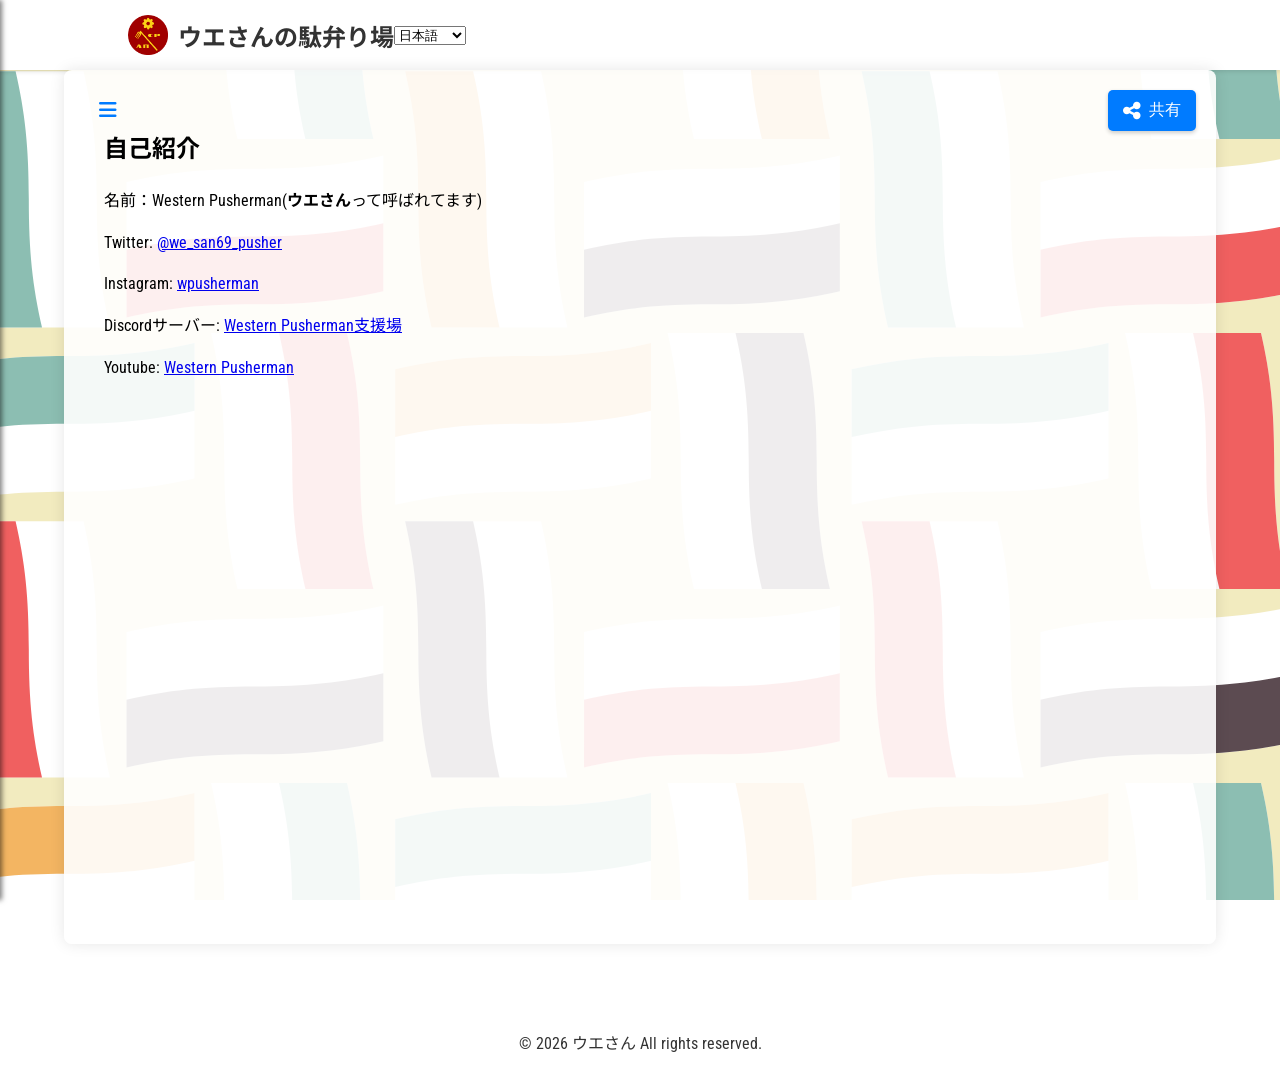
<file: index.html>
<!DOCTYPE html>
<html lang="ja">
    <head>
        <meta charset="UTF-8" />
        <title>ウエさんの駄弁り場</title>
        <meta name="viewport" content="width=device-width, initial-scale=1">
        <meta http-equiv="X-UA-Compatible" content="IE=edge">
        <meta name="description" content="ウエさん（Western Pusherman）の公式サイト。自己紹介、ブログ、お知らせ、各種SNSへのリンクを掲載しています。">
        <!-- OGP / Twitter Card -->
        <meta property="og:type" content="website">
        <meta property="og:title" content="ウエさんの駄弁り場">
        <meta property="og:description" content="ウエさん（Western Pusherman）の公式サイト。自己紹介、ブログ、お知らせ、各種SNSへのリンクを掲載しています。">
        <meta property="og:url" content="https://we-san.com/index.html">
        <meta property="og:image" content="https://we-san.com/icon8.png">
        <meta property="og:site_name" content="ウエさんの駄弁り場">
        <meta name="twitter:card" content="summary">
        <meta name="twitter:title" content="ウエさんの駄弁り場">
        <meta name="twitter:description" content="ウエさん（Western Pusherman）の公式サイト。">
        <meta name="twitter:image" content="https://we-san.com/icon8.png">
        <link rel="preconnect" href="https://fonts.googleapis.com">
        <link rel="preconnect" href="https://fonts.gstatic.com" crossorigin>
        <link href="https://fonts.googleapis.com/css2?family=Kaisei+Decol&family=Noto+Sans+JP:wght@100..900&family=Roboto+Condensed:ital,wght@0,100..900;1,100..900&display=swap" rel="stylesheet">
        <link rel="stylesheet" href="style.css">
        <link rel="stylesheet" href="https://cdnjs.cloudflare.com/ajax/libs/font-awesome/6.5.1/css/all.min.css" integrity="sha512-DTOQO9RWCH3ppGqcWaEA1BIZOC6xxalwEsw9c2QQeAIftl+Vegovlnee1c9QX4TctnWMn13TZye+giMm8e2LwA==" crossorigin="anonymous" referrerpolicy="no-referrer" />
        <link rel="icon" href="favicon.ico">
    </head>
    <body>
        <header class="main-header">
        <div class="header-content-wrapper">
              <div class="header-left-area">
              <a href="index.html" class="logo-link">
                <img src="icon8.png" alt="ロゴ" class="logo-image">
                <span class="website-name lang-text" data-lang="ja">ウエさんの駄弁り場</span>
                 <span class="website-name lang-text" data-lang="en" style="display: none;">We-san's Chat Place</span>
                  <span class="website-name lang-text" data-lang="ru" style="display: none;">We-san's Chat Place</span>
              </a>
              <div class="language-switcher">
                        <select id="languageSelector">
                            <option value="ja">日本語</option>
                            <option value="en">English</option>
                            <option value="ru">Русский</option>
                        </select>
            </div>
              </div>
            <button class="menu-button-mobile" id="menuButtonMobile">
                <i class="fas fa-bars"></i>
            </button>
            <button class="close-button-mobile" id="closeButtonMobileInHeader"><i class="fas fa-times"></i></button>
        </div>
        </header>
    <nav class="side-nav side-nav-desktop" id="sideNavDesktop">
        <div class="side-nav-header">
            <button class="close-button" id="closeButtonDesktop"><i class="fas fa-times"></i></button>
        </div>
        <ul class="nav-list" data-lang="ja">
            <li><a href="index.html">ホーム</a></li>
            <li><a href="news.html">お知らせ</a></li>
            <li><a href="blog.html">ブログ</a></li>
            <li><a href="contact.html">お問い合わせ</a></li>
        </ul>
        <ul class="nav-list" data-lang="en" style="display: none;">
                <li><a href="index.html">Home</a></li>
                <li><a href="news.html">News</a></li>
                <li><a href="blog.html">Blog</a></li>
                <li><a href="contact.html">Contact</a></li>
            </ul>
            <ul class="nav-list" data-lang="ru" style="display: none;">
                <li><a href="index.html">Главная</a></li>
                <li><a href="news.html">Новости</a></li>
                <li><a href="blog.html">Блог</a></li>
                <li><a href="contact.html">Контакты</a></li>
            </ul>
    </nav>
    <nav class="side-nav side-nav-mobile" id="sideNavMobile">
            <div class="side-nav-header"></div>
            <ul class="nav-list" data-lang="ja">
                <li><a href="index.html">ホーム</a></li>
                <li><a href="news.html">お知らせ</a></li>
                <li><a href="blog.html">ブログ</a></li>
                <li><a href="contact.html">お問い合わせ</a></li>
            </ul>
            <ul class="nav-list" data-lang="en" style="display: none;">
                <li><a href="index.html">Home</a></li>
                <li><a href="news.html">News</a></li>
                <li><a href="blog.html">Blog</a></li>
                <li><a href="contact.html">Contact</a></li>
            </ul>
            <ul class="nav-list" data-lang="ru" style="display: none;">
                <li><a href="index.html">Главная</a></li>
                <li><a href="news.html">Новости</a></li>
                <li><a href="blog.html">Блог</a></li>
                <li><a href="contact.html">Контакты</a></li>
            </ul>
        </nav>
    <main class="main-content">
    <button class="menu-button-desktop" id="menuButtonDesktop">
        <i class="fas fa-bars"></i>
    </button>
    <div class="share-button-container">
        <button class="share-button" id="shareButton">
            <i class="fas fa-share-alt"></i> <span class="share-button-text" data-lang="ja">共有</span>
            <span class="share-button-text" data-lang="en" style="display: none;">Share</span>
            <span class="share-button-text" data-lang="ru" style="display: none;">Поделиться</span>
        </button>
        <div class="share-options" id="shareOptions">
            <a href="#" class="share-option twitter" data-share-type="twitter">
                <i class="fab fa-twitter"></i> Twitter
            </a>
            <a href="#" class="share-option facebook" data-share-type="facebook">
                <i class="fab fa-facebook-f"></i> Facebook
            </a>
            <a href="#" class="share-option email" data-share-type="email">
                <i class="fas fa-envelope"></i> Email
            </a>
            <button class="share-option copy-link" id="copyLinkButton">
                <i class="fas fa-copy"></i>
                <span class="copy-link-text" data-lang="ja">リンクをコピー</span>
                <span class="copy-link-text" data-lang="en" style="display: none;">Copy Link</span>
                <span class="copy-link-text" data-lang="ru" style="display: none;">Скопировать ссылку</span>
            </button>
        </div>
    </div>
        <div class="lang-content" data-lang="ja">
    <section class="intro-section">
            <h2>自己紹介</h2>
        <p>名前：Western Pusherman(<strong>ウエさん</strong>って呼ばれてます)</p>

            <p>Twitter: <a href="https://twitter.com/we_san69_pusher" target="_blank" rel="noopener noreferrer">@we_san69_pusher</a></p>
            <p>Instagram: <a href="https://www.instagram.com/wpusherman/" target="_blank" rel="noopener noreferrer">wpusherman</a></p>
            <p>Discordサーバー: <a href="https://discord.gg/DAdSg24FTe" target="_blank" rel="noopener noreferrer">Western Pusherman支援場</a></p>
            <p>Youtube: <a href="https://www.youtube.com/@we-san" target="_blank" rel="noopener noreferrer">Western Pusherman</a></p>
            <p> </p>

            <div class="discord-widget-container">
                <iframe src="https://ptb.discord.com/widget?id=843821677988151306&theme=dark" allowtransparency="true" sandbox="allow-popups allow-popups-to-escape-sandbox allow-same-origin allow-scripts" width="350" height="500" frameborder="0" title="Discord"></iframe>
            </div>
        </section>
        </div>
        <div class="lang-content" data-lang="en" style="display: none;">
                <section class="intro-section">
                    <h2>Self-Introduction</h2>
                    <p>Name: Western Pusherman (called <strong>We-san</strong>)</p>
                    <p>Twitter: <a href="https://twitter.com/we_san69_pusher" target="_blank" rel="noopener noreferrer">@we_san69_pusher</a></p>
                    <p>Instagram: <a href="https://www.instagram.com/wpusherman/" target="_blank" rel="noopener noreferrer">wpusherman</a></p>
                    <p>Discord Server: <a href="https://discord.gg/DAdSg24FTe" target="_blank" rel="noopener noreferrer">Western Pusherman Support Hub</a></p>
                    <p>Youtube: <a href="https://www.youtube.com/@we-san" target="_blank" rel="noopener noreferrer">Western Pusherman</a></p>
                    <p> </p>
                    <div class="discord-widget-container">
                        <iframe src="https://ptb.discord.com/widget?id=843821677988151306&theme=dark" allowtransparency="true" sandbox="allow-popups allow-popups-to-escape-sandbox allow-same-origin allow-scripts" width="350" height="500" frameborder="0" title="Discord"></iframe>
                    </div>
                </section>
            </div>

            <div class="lang-content" data-lang="ru" style="display: none;">
                <section class="intro-section">
                    <h2>О себе</h2>
                    <p>Имя: Western Pusherman (называется <strong>We-san</strong>)</p>
                    <p>Twitter: <a href="https://twitter.com/we_san69_pusher" target="_blank" rel="noopener noreferrer">@we_san69_pusher</a></p>
                    <p>Instagram: <a href="https://www.instagram.com/wpusherman/" target="_blank" rel="noopener noreferrer">wpusherman</a></p>
                    <p>Discord сервер: <a href="https://discord.gg/DAdSg24FTe" target="_blank" rel="noopener noreferrer">Центр поддержки Western Pusherman</a></p>
                    <p>Youtube: <a href="https://www.youtube.com/@WesternPusherman" target="_blank" rel="noopener noreferrer">Western Pusherman</a></p>
                    <p> </p>
                    <div class="discord-widget-container">
                        <iframe src="https://ptb.discord.com/widget?id=843821677988151306&theme=dark" allowtransparency="true" sandbox="allow-popups allow-popups-to-escape-sandbox allow-same-origin allow-scripts" width="350" height="500" frameborder="0" title="Discord"></iframe>
                    </div>
                </section>
            </div>
    </main>
    <footer class="site-footer">
        <div class="footer-container">
            <p class="lang-text" data-lang="ja">© 2026 ウエさん All rights reserved.</p>
                <p class="lang-text" data-lang="en" style="display: none;">© 2026 We-san All rights reserved.</p>
                <p class="lang-text" data-lang="ru" style="display: none;">© 2026 We-san Все права защищены.</p>
        </div>    
    </footer>
    <script src="script.js"></script>
    </body>
</html>
</file>
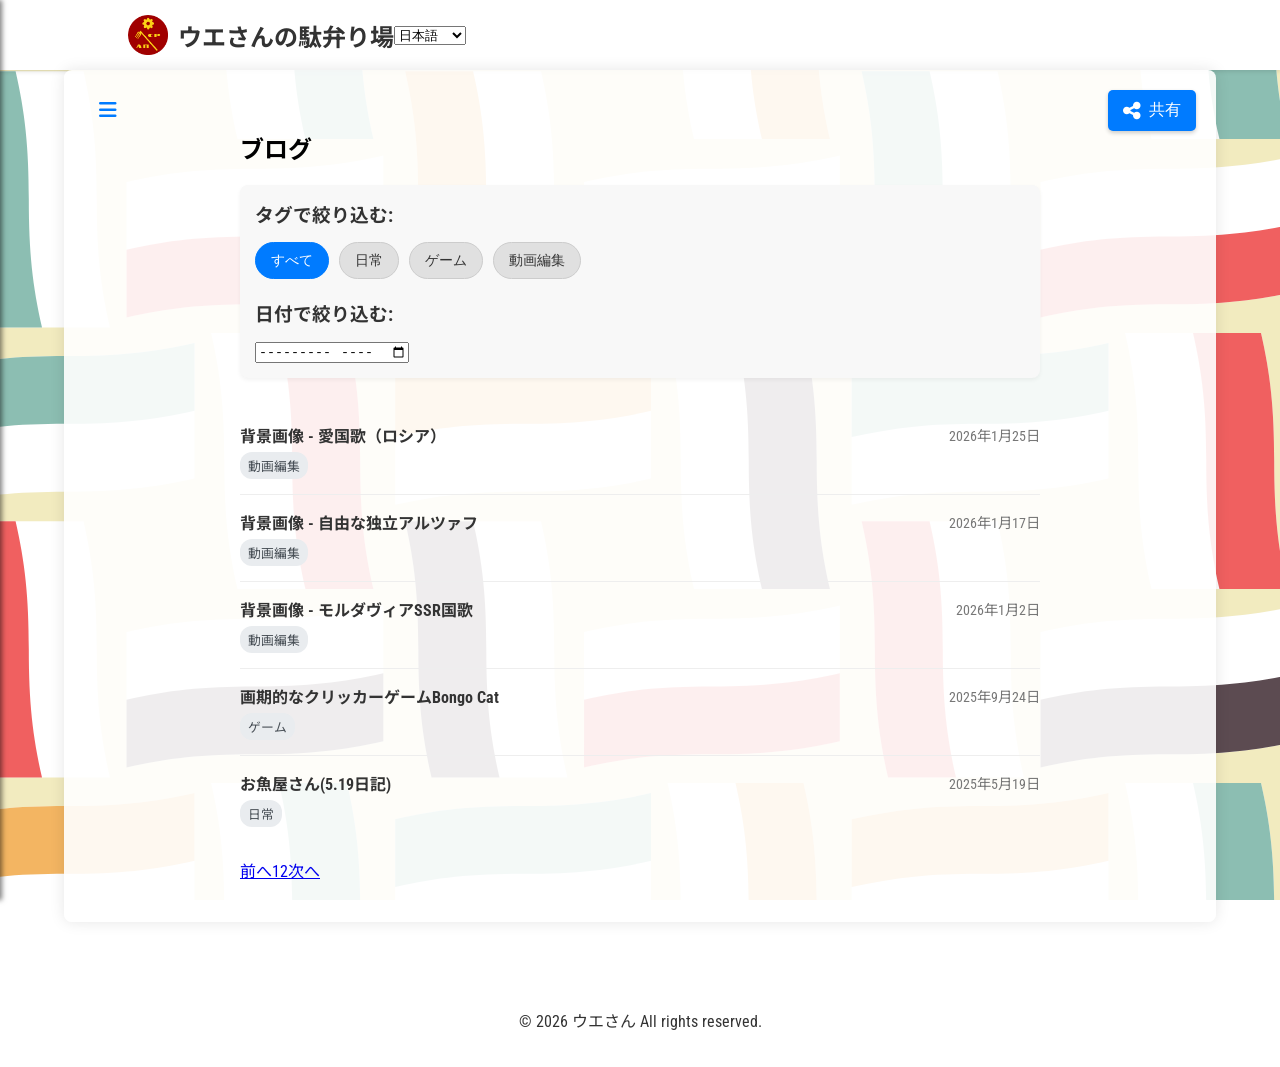
<file: blog.html>
<!DOCTYPE html>
<html lang="ja">
    <head>
        <meta charset="UTF-8" />
        <title>ブログ - ウエさんの駄弁り場</title>
        <meta name="viewport" content="width=device-width, initial-scale=1">
        <meta http-equiv="X-UA-Compatible" content="IE=edge">
        <meta name="description" content="ウエさんのブログ。日常、ゲーム、麻雀、動画編集などの記事をタグや日付で絞り込んで読めます。">
        <!-- OGP / Twitter Card -->
        <meta property="og:type" content="website">
        <meta property="og:title" content="ブログ - ウエさんの駄弁り場">
        <meta property="og:description" content="ウエさんのブログ。日常、ゲーム、麻雀、動画編集などの記事をタグや日付で絞り込んで読めます。">
        <meta property="og:url" content="https://we-san.com/blog.html">
        <meta property="og:image" content="https://we-san.com/icon8.png">
        <meta property="og:site_name" content="ウエさんの駄弁り場">
        <meta name="twitter:card" content="summary">
        <meta name="twitter:title" content="ブログ - ウエさんの駄弁り場">
        <meta name="twitter:description" content="ウエさんのブログ。">
        <meta name="twitter:image" content="https://we-san.com/icon8.png">
        <link rel="preconnect" href="https://fonts.googleapis.com">
        <link rel="preconnect" href="https://fonts.gstatic.com" crossorigin>
        <link href="https://fonts.googleapis.com/css2?family=Kaisei+Decol&family=Noto+Sans+JP:wght@100..900&family=Roboto+Condensed:ital,wght@0,100..900;1,100..900&display=swap" rel="stylesheet">
        <link rel="stylesheet" href="style.css">
        <link rel="stylesheet" href="https://cdnjs.cloudflare.com/ajax/libs/font-awesome/6.5.1/css/all.min.css" integrity="sha512-DTOQO9RWCH3ppGqcWaEA1BIZOC6xxalwEsw9c2QQeAIftl+Vegovlnee1c9QX4TctnWMn13TZye+giMm8e2LwA==" crossorigin="anonymous" referrerpolicy="no-referrer" />
        <link rel="icon" href="favicon.ico">
    </head>
    <body>
        <header class="main-header">
            <div class="header-content-wrapper">
                <div class="header-left-area">
                    <a href="index.html" class="logo-link">
                        <img src="icon8.png" alt="ロゴ" class="logo-image">
                        <span class="website-name lang-text" data-lang="ja">ウエさんの駄弁り場</span>
                        <span class="website-name lang-text" data-lang="en" style="display: none;">We-san's Chat Place</span>
                        <span class="website-name lang-text" data-lang="ru" style="display: none;">We-san's Chat Place</span>
                    </a>
                    <div class="language-switcher">
                        <select id="languageSelector">
                            <option value="ja" selected>日本語</option>
                            <option value="en">English</option>
                            <option value="ru">Русский</option>
                        </select>
                    </div>
                </div>
                <button class="menu-button-mobile" id="menuButtonMobile"><i class="fas fa-bars"></i></button>
                <button class="close-button-mobile" id="closeButtonMobileInHeader"><i class="fas fa-times"></i></button>
            </div>
        </header>

        <nav class="side-nav side-nav-desktop" id="sideNavDesktop">
            <div class="side-nav-header">
                <button class="close-button" id="closeButtonDesktop"><i class="fas fa-times"></i></button>
            </div>
            <ul class="nav-list" data-lang="ja">
                <li><a href="index.html">ホーム</a></li>
                <li><a href="news.html">お知らせ</a></li>
                <li><a href="blog.html">ブログ</a></li>
                <li><a href="contact.html">お問い合わせ</a></li>
            </ul>
            <ul class="nav-list" data-lang="en" style="display: none;">
                <li><a href="index.html">Home</a></li>
                <li><a href="news.html">News</a></li>
                <li><a href="blog.html">Blog</a></li>
                <li><a href="contact.html">Contact</a></li>
            </ul>
            <ul class="nav-list" data-lang="ru" style="display: none;">
                <li><a href="index.html">Главная</a></li>
                <li><a href="news.html">Новости</a></li>
                <li><a href="blog.html">Блог</a></li>
                <li><a href="contact.html">Контакты</a></li>
            </ul>
        </nav>

        <nav class="side-nav side-nav-mobile" id="sideNavMobile">
            <div class="side-nav-header"></div>
            <ul class="nav-list" data-lang="ja">
                <li><a href="index.html">ホーム</a></li>
                <li><a href="news.html">お知らせ</a></li>
                <li><a href="blog.html">ブログ</a></li>
                <li><a href="contact.html">お問い合わせ</a></li>
            </ul>
            <ul class="nav-list" data-lang="en" style="display: none;">
                <li><a href="index.html">Home</a></li>
                <li><a href="news.html">News</a></li>
                <li><a href="blog.html">Blog</a></li>
                <li><a href="contact.html">Contact</a></li>
            </ul>
            <ul class="nav-list" data-lang="ru" style="display: none;">
                <li><a href="index.html">Главная</a></li>
                <li><a href="news.html">Новости</a></li>
                <li><a href="blog.html">Блог</a></li>
                <li><a href="contact.html">Контакты</a></li>
            </ul>
        </nav>

        <main class="main-content">
            <button class="menu-button-desktop" id="menuButtonDesktop"><i class="fas fa-bars"></i></button>
            <div class="share-button-container">
                <button class="share-button" id="shareButton">
                    <i class="fas fa-share-alt"></i> <span class="share-button-text" data-lang="ja">共有</span>
                    <span class="share-button-text" data-lang="en" style="display: none;">Share</span>
                    <span class="share-button-text" data-lang="ru" style="display: none;">Поделиться</span>
                </button>
                <div class="share-options" id="shareOptions">
                    <a href="#" class="share-option twitter" data-share-type="twitter"><i class="fab fa-twitter"></i> Twitter</a>
                    <a href="#" class="share-option facebook" data-share-type="facebook"><i class="fab fa-facebook-f"></i> Facebook</a>
                    <a href="#" class="share-option email" data-share-type="email"><i class="fas fa-envelope"></i> Email</a>
                    <button class="share-option copy-link" id="copyLinkButton"><i class="fas fa-copy"></i>
                        <span class="copy-link-text" data-lang="ja">リンクをコピー</span>
                        <span class="copy-link-text" data-lang="en" style="display: none;">Copy Link</span>
                        <span class="copy-link-text" data-lang="ru" style="display: none;">Скопировать ссылку</span>
                    </button>
                </div>
            </div>

            <div class="lang-content" data-lang="ja">
                <section class="blog-section">
                    <h2>ブログ</h2>

                    <div class="blog-filters">
                        <h3>タグで絞り込む:</h3>
                        <div class="tag-buttons" id="tagButtonsJa">
                            <button class="tag-button active" data-tag="all">すべて</button>
                        </div>
                        <h3 style="margin-top: 20px;">日付で絞り込む:</h3> 
                        <input type="month" id="dateFilterJa" class="date-filter"> </div>

                    <ul class="blog-list" id="blogListJa">
                        </ul>
                    <p id="blogLoadingJa">ブログ記事を読み込み中...</p>
                    <p id="blogErrorJa" style="color: red; display: none;">ブログ記事の読み込みに失敗しました。</p>

                    <div class="pagination" id="paginationJa">
                        </div>
                </section>
            </div>

            <div class="lang-content" data-lang="en" style="display: none;">
                <section class="blog-section">
                    <h2>Blog</h2>
                    <div class="blog-filters">
                        <h3>Filter by Tag:</h3>
                        <div class="tag-buttons" id="tagButtonsEn">
                            <button class="tag-button active" data-tag="all">All</button>
                        </div>
                        <h3 style="margin-top: 20px;">Filter by Date:</h3> 
                        <input type="month" id="dateFilterEn" class="date-filter"> </div>
                    <ul class="blog-list" id="blogListEn"></ul>
                    <p id="blogLoadingEn">Loading blog posts...</p>
                    <p id="blogErrorEn" style="color: red; display: none;">Failed to load blog posts.</p>
                    <div class="pagination" id="paginationEn"></div>
                </section>
            </div>

            <div class="lang-content" data-lang="ru" style="display: none;">
                <section class="blog-section">
                    <h2>Блог</h2>
                    <div class="blog-filters">
                        <h3>Фильтр по тегам:</h3>
                        <div class="tag-buttons" id="tagButtonsRu">
                            <button class="tag-button active" data-tag="all">Все</button>
                        </div>
                        <h3 style="margin-top: 20px;">Фильтр по дате:</h3> 
                        <input type="month" id="dateFilterRu" class="date-filter"> </div>
                    <ul class="blog-list" id="blogListRu"></ul>
                    <p id="blogLoadingRu">Загрузка статей блога...</p>
                    <p id="blogErrorRu" style="color: red; display: none;">Не удалось загрузить статьи блога.</p>
                    <div class="pagination" id="paginationRu"></div>
                </section>
            </div>
        </main>

        <footer class="site-footer">
            <div class="footer-container">
                <p class="lang-text" data-lang="ja">© 2026 ウエさん All rights reserved.</p>
                <p class="lang-text" data-lang="en" style="display: none;">© 2026 We-san All rights reserved.</p>
                <p class="lang-text" data-lang="ru" style="display: none;">© 2026 We-san Все права защищены.</p>
            </div>    
        </footer>

        <script src="script.js"></script>
        <script src="blog.js"></script>
    </body>
</html>
</file>
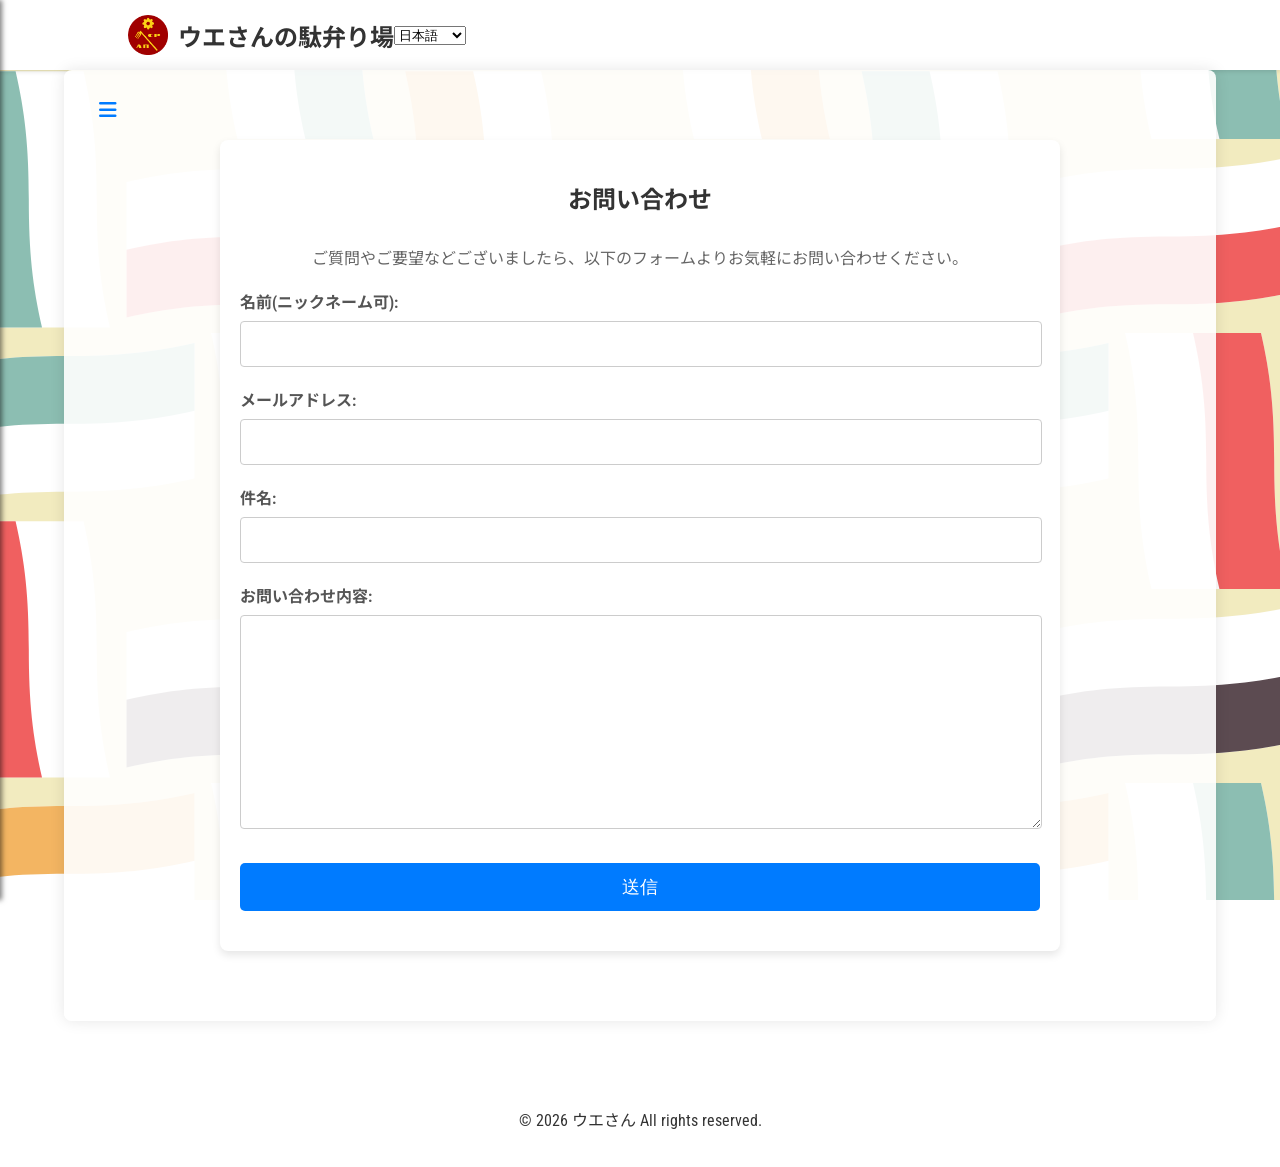
<file: contact.html>
<!DOCTYPE html>
<html lang="ja">
    <head>
        <meta charset="UTF-8" />
        <title>お問い合わせ - ウエさんの駄弁り場</title>
        <meta name="viewport" content="width=device-width, initial-scale=1">
        <meta http-equiv="X-UA-Compatible" content="IE=edge">
        <meta name="description" content="ウエさんへのお問い合わせフォーム。ご質問やご要望をお気軽にお送りください。">
        <!-- OGP / Twitter Card -->
        <meta property="og:type" content="website">
        <meta property="og:title" content="お問い合わせ - ウエさんの駄弁り場">
        <meta property="og:description" content="ウエさんへのお問い合わせフォーム。ご質問やご要望をお気軽にお送りください。">
        <meta property="og:url" content="https://we-san.com/contact.html">
        <meta property="og:image" content="https://we-san.com/icon8.png">
        <meta property="og:site_name" content="ウエさんの駄弁り場">
        <meta name="twitter:card" content="summary">
        <meta name="twitter:title" content="お問い合わせ - ウエさんの駄弁り場">
        <meta name="twitter:description" content="ウエさんへのお問い合わせフォーム。">
        <meta name="twitter:image" content="https://we-san.com/icon8.png">
        <link rel="preconnect" href="https://fonts.googleapis.com">
        <link rel="preconnect" href="https://fonts.gstatic.com" crossorigin>
        <link href="https://fonts.googleapis.com/css2?family=Kaisei+Decol&family=Noto+Sans+JP:wght@100..900&family=Roboto+Condensed:ital,wght@0,100..900;1,100..900&display=swap" rel="stylesheet">
        <link rel="stylesheet" href="style.css">
        <link rel="stylesheet" href="https://cdnjs.cloudflare.com/ajax/libs/font-awesome/6.5.1/css/all.min.css" integrity="sha512-DTOQO9RWCH3ppGqcWaEA1BIZOC6xxalwEsw9c2QQeAIftl+Vegovlnee1c9QX4TctnWMn13TZye+giMm8e2LwA==" crossorigin="anonymous" referrerpolicy="no-referrer" />
        <link rel="icon" href="favicon.ico">
    </head>
    <body>
        <header class="main-header">
        <div class="header-content-wrapper">
              <div class="header-left-area">
              <a href="index.html" class="logo-link">
                <img src="icon8.png" alt="ロゴ" class="logo-image">
                <span class="website-name lang-text" data-lang="ja">ウエさんの駄弁り場</span>
                 <span class="website-name lang-text" data-lang="en" style="display: none;">We-san's Chat Place</span>
                  <span class="website-name lang-text" data-lang="ru" style="display: none;">We-san's Chat Place</span>
              </a>
              <div class="language-switcher">
                        <select id="languageSelector">
                            <option value="ja">日本語</option>
                            <option value="en">English</option>
                            <option value="ru">Русский</option>
                        </select>
            </div>
              </div>
            <button class="menu-button-mobile" id="menuButtonMobile">
                <i class="fas fa-bars"></i>
            </button>
            <button class="close-button-mobile" id="closeButtonMobileInHeader"><i class="fas fa-times"></i></button>
        </div>
        </header>
    <nav class="side-nav side-nav-desktop" id="sideNavDesktop">
        <div class="side-nav-header">
            <button class="close-button" id="closeButtonDesktop"><i class="fas fa-times"></i></button>
        </div>
        <ul class="nav-list" data-lang="ja">
            <li><a href="index.html">ホーム</a></li>
            <li><a href="news.html">お知らせ</a></li>
            <li><a href="blog.html">ブログ</a></li>
            <li><a href="contact.html">お問い合わせ</a></li>
        </ul>
        <ul class="nav-list" data-lang="en" style="display: none;">
                <li><a href="index.html">Home</a></li>
                <li><a href="news.html">News</a></li>
                <li><a href="blog.html">Blog</a></li>
                <li><a href="contact.html">Contact</a></li>
            </ul>
            <ul class="nav-list" data-lang="ru" style="display: none;">
                <li><a href="index.html">Главная</a></li>
                <li><a href="news.html">Новости</a></li>
                <li><a href="blog.html">Блог</a></li>
                <li><a href="contact.html">Контакты</a></li>
            </ul>
    </nav>
    <nav class="side-nav side-nav-mobile" id="sideNavMobile">
            <div class="side-nav-header"></div>
            <ul class="nav-list" data-lang="ja">
                <li><a href="index.html">ホーム</a></li>
                <li><a href="news.html">お知らせ</a></li>
                <li><a href="blog.html">ブログ</a></li>
                <li><a href="contact.html">お問い合わせ</a></li>
            </ul>
            <ul class="nav-list" data-lang="en" style="display: none;">
                <li><a href="index.html">Home</a></li>
                <li><a href="news.html">News</a></li>
                <li><a href="blog.html">Blog</a></li>
                <li><a href="contact.html">Contact</a></li>
            </ul>
            <ul class="nav-list" data-lang="ru" style="display: none;">
                <li><a href="index.html">Главная</a></li>
                <li><a href="news.html">Новости</a></li>
                <li><a href="blog.html">Блог</a></li>
                <li><a href="contact.html">Контакты</a></li>
            </ul>
        </nav>
    <main class="main-content">
    <button class="menu-button-desktop" id="menuButtonDesktop">
        <i class="fas fa-bars"></i>
    </button>
    
        <div class="lang-content" data-lang="ja">
            <section class="contact-section">
                <h2>お問い合わせ</h2>
                <p>ご質問やご要望などございましたら、以下のフォームよりお気軽にお問い合わせください。</p>
                <form action="https://formspree.io/f/xnndwlde" method="POST" class="contact-form">
    <input type="hidden" name="_subject" value="ウェブサイトからの新しいお問い合わせ">
    <div class="form-group">
        <label for="name">名前(ニックネーム可):</label>
        <input type="text" id="name" name="name" required>
    </div>
    <div class="form-group">
        <label for="email">メールアドレス:</label>
        <input type="email" id="email" name="_replyto" required> </div>
    <div class="form-group">
        <label for="subject">件名:</label>
        <input type="text" id="subject" name="subject">
    </div>
    <div class="form-group">
        <label for="message">お問い合わせ内容:</label>
        <textarea id="message" name="message" rows="8" required></textarea>
    </div>
    <button type="submit" class="submit-button">送信</button>
    <div class="form-status"></div>
</form>
            </section>
        </div>
        <div class="lang-content" data-lang="en" style="display: none;">
            <section class="contact-section">
                <h2>Contact Us</h2>
                <p>If you have any questions or requests, please feel free to contact us using the form below.</p>
                <form action="https://formspree.io/f/xnndwlde" method="POST" class="contact-form">
                    <input type="hidden" name="_subject" value="New inquiry from website">
                    <div class="form-group">
                        <label for="name_en">Name (or Nickname):</label>
                        <input type="text" id="name_en" name="name" required>
                    </div>
                    <div class="form-group">
                        <label for="email_en">Email Address:</label>
                        <input type="email" id="email_en" name="_replyto" required>
                    </div>
                    <div class="form-group">
                        <label for="subject_en">Subject:</label>
                        <input type="text" id="subject_en" name="subject">
                    </div>
                    <div class="form-group">
                        <label for="message_en">Message:</label>
                        <textarea id="message_en" name="message" rows="8" required></textarea>
                    </div>
                    <button type="submit" class="submit-button">Submit</button>
                    <div class="form-status"></div>
                </form>
            </section>
        </div>
        <div class="lang-content" data-lang="ru" style="display: none;">
            <section class="contact-section">
                <h2>Контакты</h2>
                <p>Если у вас есть вопросы или пожелания, пожалуйста, свяжитесь с нами, используя форму ниже.</p>
                <form action="https://formspree.io/f/xnndwlde" method="POST" class="contact-form">
                    <input type="hidden" name="_subject" value="Новый запрос с сайта">
                    <div class="form-group">
                        <label for="name_ru">Имя:</label>
                        <input type="text" id="name_ru" name="name" required>
                    </div>
                    <div class="form-group">
                        <label for="email_ru">Адрес электронной почты:</label>
                        <input type="email" id="email_ru" name="_replyto" required>
                    </div>
                    <div class="form-group">
                        <label for="subject_ru">Тема:</label>
                        <input type="text" id="subject_ru" name="subject">
                    </div>
                    <div class="form-group">
                        <label for="message_ru">Сообщение:</label>
                        <textarea id="message_ru" name="message" rows="8" required></textarea>
                    </div>
                    <button type="submit" class="submit-button">Отправить</button>
                    <div class="form-status"></div>
                </form>
            </section>
        </div>
    </main>
    <footer class="site-footer">
        <div class="footer-container">
            <p class="lang-text" data-lang="ja">© 2026 ウエさん All rights reserved.</p>
                <p class="lang-text" data-lang="en" style="display: none;">© 2026 We-san All rights reserved.</p>
                <p class="lang-text" data-lang="ru" style="display: none;">© 2026 We-san Все права защищены.</p>
        </div>    
    </footer>
    <script src="script.js"></script>
    <script src="contact.js"></script> </body>
</html>
</file>
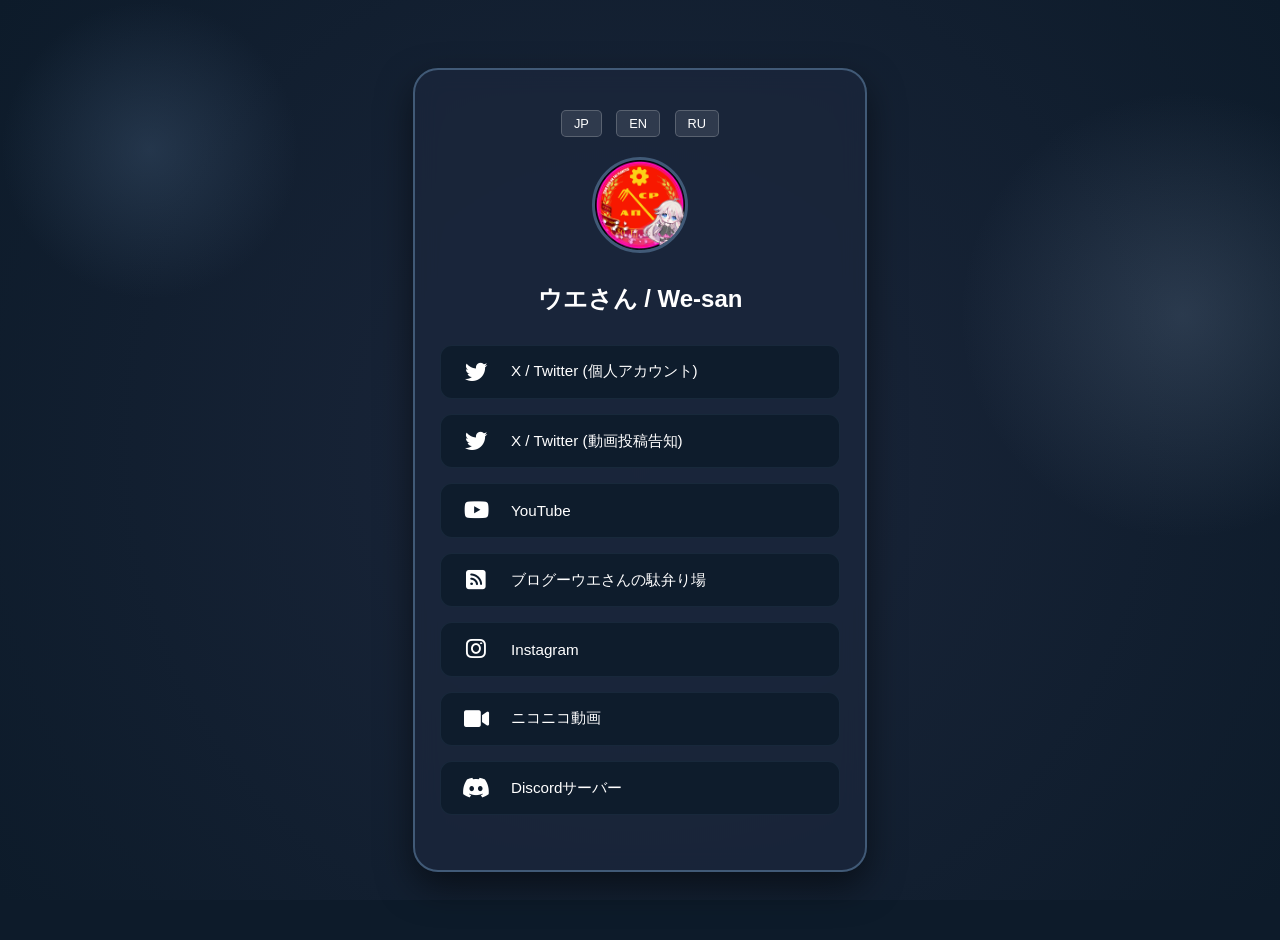
<file: linktree.html>
<!DOCTYPE html>
<html lang="ja">
<head>
    <meta charset="UTF-8">
    <meta name="viewport" content="width=device-width, initial-scale=1.0">
    <title>SNSとかとか - ウエさん / We-san</title>
    <meta name="description" content="ウエさん / We-san の各種SNS・YouTube・ブログ・Discordへのリンク集。">
    <!-- OGP / Twitter Card -->
    <meta property="og:type" content="website">
    <meta property="og:title" content="ウエさん / We-san のリンク集">
    <meta property="og:description" content="ウエさん / We-san の各種SNS・YouTube・ブログ・Discordへのリンク集。">
    <meta property="og:image" content="https://we-san.com/New_Channel.png">
    <meta name="twitter:card" content="summary">
    <link rel="icon" href="favicon.ico">
    <link rel="stylesheet" href="https://cdnjs.cloudflare.com/ajax/libs/font-awesome/6.0.0/css/all.min.css">
    <style>
        body {
            background-color: #0d1b2a;
            color: #ffffff;
            font-family: 'Helvetica Neue', Arial, sans-serif;
            display: flex;
            flex-direction: column;
            align-items: center;
            justify-content: center;
            min-height: 100vh;
            margin: 0;
            padding: 20px;
            overflow-x: hidden;
            position: relative;
        }

        .bg-animation {
            position: fixed;
            top: 0;
            left: 0;
            width: 100%;
            height: 100%;
            z-index: -1;
            background: radial-gradient(circle at 50% 50%, #1b263b 0%, #0d1b2a 100%);
        }

        .bg-animation::before, .bg-animation::after {
            content: "";
            position: absolute;
            width: 300px;
            height: 300px;
            background: radial-gradient(circle, rgba(65, 90, 119, 0.4) 0%, transparent 70%);
            border-radius: 50%;
            animation: move 15s infinite alternate ease-in-out;
        }

        .bg-animation::after {
            width: 450px;
            height: 450px;
            background: radial-gradient(circle, rgba(119, 141, 169, 0.25) 0%, transparent 70%);
            animation: move 25s infinite alternate-reverse ease-in-out;
            right: -10%;
            top: 10%;
        }

        @keyframes move {
            from { transform: translate(-20%, -20%); }
            to { transform: translate(30%, 30%); }
        }

        .container {
            width: 90%;
            max-width: 400px;
            text-align: center;
            border: 2px solid #415a77; 
            padding: 40px 25px;       
            border-radius: 25px;      
            
            background-color: rgba(27, 38, 59, 0.85); 
            box-shadow: 0 15px 35px rgba(0,0,0,0.5);
            backdrop-filter: blur(12px);
            -webkit-backdrop-filter: blur(12px);
        }

        .lang-switch {
            margin-bottom: 20px;
            position: relative;
        }
        .lang-btn {
            background: rgba(255, 255, 255, 0.1);
            border: 1px solid #ffffff33;
            color: white;
            padding: 5px 12px;
            cursor: pointer;
            margin: 0 5px;
            border-radius: 5px;
            transition: 0.3s;
            font-size: 0.8rem;
        }
        .lang-btn:hover {
            background: #ffffff33;
        }

        .profile img {
            width: 90px;
            height: 90px;
            border-radius: 50%;
            border: 3px solid #415a77;
            margin-bottom: 10px;
            object-fit: cover;
        }
        .profile h1 {
            font-size: 1.5rem;
            margin-bottom: 30px;
        }

        .link-item {
            display: flex;
            align-items: center;
            justify-content: flex-start;
            background-color: rgba(13, 27, 42, 0.8);
            color: white;
            text-decoration: none;
            margin-bottom: 15px;
            padding: 15px 20px;
            border-radius: 12px;
            transition: all 0.3s ease;
            border: 1px solid #415a7733;
        }

        .link-item:hover {
            background-color: #415a77;
            transform: translateY(-3px);
            border-color: #778da9;
            box-shadow: 0 5px 15px rgba(0,0,0,0.3);
        }

        .link-item i {
            margin-right: 20px;
            font-size: 1.4rem;
            width: 30px;
            text-align: center;
        }

        .label {
            font-size: 0.95rem;
            font-weight: 500;
        }
    </style>
</head>
<body>

    <div class="bg-animation"></div>

    <div class="container">
        <div class="lang-switch">
            <button class="lang-btn" onclick="changeLang('ja')">JP</button>
            <button class="lang-btn" onclick="changeLang('en')">EN</button>
            <button class="lang-btn" onclick="changeLang('ru')">RU</button>
        </div>

        <div class="profile">
            <img src="New_Channel.png" alt="We-san" id="profile-img">
            <h1>ウエさん / We-san</h1>
        </div>

        <div id="links">
            <a href="https://x.com/we_san69_pusher" class="link-item"><i class="fa-brands fa-twitter"></i> <span class="label">X / Twitter (個人アカウント)</span></a>
            <a href="https://x.com/wpusherman" class="link-item"><i class="fa-brands fa-twitter"></i> <span class="label">X / Twitter (動画投稿告知)</span></a>
            <a href="https://www.youtube.com/@we-san" class="link-item"><i class="fa-brands fa-youtube"></i> <span class="label">YouTube</span></a>
            <a href="https://we-san.com" class="link-item"><i class="fa-solid fa-square-rss"></i> <span class="label">ブログーウエさんの駄弁り場</span></a>
            <a href="https://www.instagram.com/wpusherman/" class="link-item"><i class="fa-brands fa-instagram"></i> <span class="label">Instagram</span></a>
            <a href="https://www.nicovideo.jp/user/118546116" class="link-item"><i class="fa-solid fa-video"></i> <span class="label">ニコニコ動画</span></a>
            <a href="https://discord.gg/DAdSg24FTe" class="link-item"><i class="fa-brands fa-discord"></i> <span class="label">Discordサーバー</span></a>
        </div>
    </div>

    <script>
        const translations = {
            ja: [
                "X / Twitter (個人アカウント)",
                "X / Twitter (動画投稿告知)",
                "YouTube",
                "ブログーウエさんの駄弁り場",
                "Instagram",
                "ニコニコ動画",
                "Discordサーバー"
            ],
            en: [
                "X / Twitter (Personal)",
                "X / Twitter (News)",
                "YouTube",
                "Blog - We-san's Chat Place",
                "Instagram",
                "Niconico",
                "Discord Server"
            ],
            ru: [
                "X / Twitter (Личный)",
                "X / Twitter (Анонсы)",
                "YouTube",
                "Блог - We-san's Chat Place",
                "Instagram",
                "Niconico",
                "Сервер Discord"
            ]
        };

        function changeLang(lang) {
            if (!translations[lang]) lang = 'ja';
            const labels = document.querySelectorAll('.label');
            translations[lang].forEach((text, index) => {
                if (labels[index]) labels[index].textContent = text;
            });
            document.documentElement.lang = lang;
            try {
                localStorage.setItem('selectedLanguage', lang);
            } catch (e) {
                // localStorage が使えない環境では無視
            }
        }

        // ページ読み込み時に保存された言語を復元（サイト全体で共通のキーを使用）
        document.addEventListener('DOMContentLoaded', function() {
            let savedLang = 'ja';
            try {
                savedLang = localStorage.getItem('selectedLanguage') || 'ja';
            } catch (e) {}
            changeLang(savedLang);
        });
    </script>
</body>
</html>
</file>
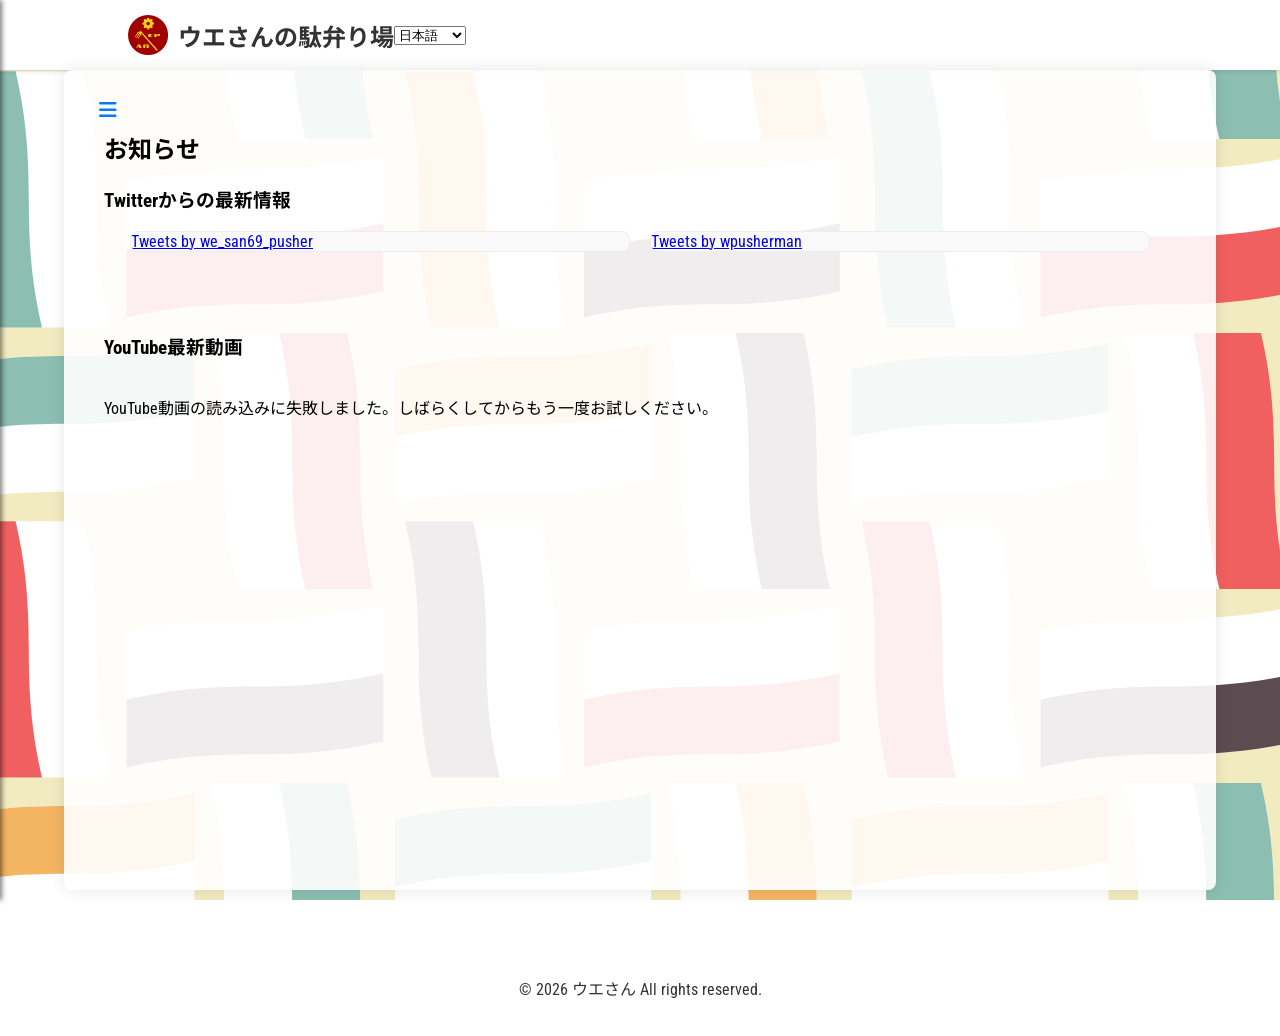
<file: news.html>
<!DOCTYPE html>
<html lang="ja">
    <head>
        <meta charset="UTF-8" />
        <title>お知らせ - ウエさんの駄弁り場</title>
        <meta name="viewport" content="width=device-width, initial-scale=1">
        <meta http-equiv="X-UA-Compatible" content="IE=edge">
        <meta name="description" content="ウエさんの最新のお知らせ。TwitterのタイムラインとYouTubeの最新動画をチェックできます。">
        <!-- OGP / Twitter Card -->
        <meta property="og:type" content="website">
        <meta property="og:title" content="お知らせ - ウエさんの駄弁り場">
        <meta property="og:description" content="ウエさんの最新のお知らせ。TwitterのタイムラインとYouTubeの最新動画をチェックできます。">
        <meta property="og:url" content="https://we-san.com/news.html">
        <meta property="og:image" content="https://we-san.com/icon8.png">
        <meta property="og:site_name" content="ウエさんの駄弁り場">
        <meta name="twitter:card" content="summary">
        <meta name="twitter:title" content="お知らせ - ウエさんの駄弁り場">
        <meta name="twitter:description" content="ウエさんの最新のお知らせ。">
        <meta name="twitter:image" content="https://we-san.com/icon8.png">
        <link rel="preconnect" href="https://fonts.googleapis.com">
        <link rel="preconnect" href="https://fonts.gstatic.com" crossorigin>
        <link href="https://fonts.googleapis.com/css2?family=Kaisei+Decol&family=Noto+Sans+JP:wght@100..900&family=Roboto+Condensed:ital,wght@0,100..900;1,100..900&display=swap" rel="stylesheet">
        <link rel="stylesheet" href="style.css">
        <link rel="stylesheet" href="https://cdnjs.cloudflare.com/ajax/libs/font-awesome/6.5.1/css/all.min.css" integrity="sha512-DTOQO9RWCH3ppGqcWaEA1BIZOC6xxalwEsw9c2QQeAIftl+Vegovlnee1c9QX4TctnWMn13TZye+giMm8e2LwA==" crossorigin="anonymous" referrerpolicy="no-referrer" />
        <link rel="icon" href="favicon.ico">
    </head>
    <body>
        <header class="main-header">
        <div class="header-content-wrapper">
              <div class="header-left-area">
              <a href="index.html" class="logo-link">
                <img src="icon8.png" alt="ロゴ" class="logo-image">
                <span class="website-name lang-text" data-lang="ja">ウエさんの駄弁り場</span>
                 <span class="website-name lang-text" data-lang="en" style="display: none;">We-san's Chat Place</span>
                  <span class="website-name lang-text" data-lang="ru" style="display: none;">We-san's Chat Place</span>
              </a>
              <div class="language-switcher">
                        <select id="languageSelector">
                            <option value="ja">日本語</option>
                            <option value="en">English</option>
                            <option value="ru">Русский</option>
                        </select>
            </div>
              </div>
            <button class="menu-button-mobile" id="menuButtonMobile">
                <i class="fas fa-bars"></i>
            </button>
            <button class="close-button-mobile" id="closeButtonMobileInHeader"><i class="fas fa-times"></i></button>
        </div>
        </header>
    <nav class="side-nav side-nav-desktop" id="sideNavDesktop">
        <div class="side-nav-header">
            <button class="close-button" id="closeButtonDesktop"><i class="fas fa-times"></i></button>
        </div>
        <ul class="nav-list" data-lang="ja">
            <li><a href="index.html">ホーム</a></li>
            <li><a href="news.html">お知らせ</a></li>
            <li><a href="blog.html">ブログ</a></li>
            <li><a href="contact.html">お問い合わせ</a></li>
        </ul>
        <ul class="nav-list" data-lang="en" style="display: none;">
                <li><a href="index.html">Home</a></li>
                <li><a href="news.html">News</a></li>
                <li><a href="blog.html">Blog</a></li>
                <li><a href="contact.html">Contact</a></li>
            </ul>
            <ul class="nav-list" data-lang="ru" style="display: none;">
                <li><a href="index.html">Главная</a></li>
                <li><a href="news.html">Новости</a></li>
                <li><a href="blog.html">Блог</a></li>
                <li><a href="contact.html">Контакты</a></li>
            </ul>
    </nav>
    <nav class="side-nav side-nav-mobile" id="sideNavMobile">
            <div class="side-nav-header"></div>
            <ul class="nav-list" data-lang="ja">
                <li><a href="index.html">ホーム</a></li>
                <li><a href="news.html">お知らせ</a></li>
                <li><a href="blog.html">ブログ</a></li>
                <li><a href="contact.html">お問い合わせ</a></li>
            </ul>
            <ul class="nav-list" data-lang="en" style="display: none;">
                <li><a href="index.html">Home</a></li>
                <li><a href="news.html">News</a></li>
                <li><a href="blog.html">Blog</a></li>
                <li><a href="contact.html">Contact</a></li>
            </ul>
            <ul class="nav-list" data-lang="ru" style="display: none;">
                <li><a href="index.html">Главная</a></li>
                <li><a href="news.html">Новости</a></li>
                <li><a href="blog.html">Блог</a></li>
                <li><a href="contact.html">Контакты</a></li>
            </ul>
        </nav>
    <main class="main-content">
    <button class="menu-button-desktop" id="menuButtonDesktop">
        <i class="fas fa-bars"></i>
    </button>
    
        <div class="lang-content" data-lang="ja">
    <section class="news-section">
        <h2>お知らせ</h2>
        <h3>Twitterからの最新情報</h3>
        <div class="twitter-feeds-wrapper"> <div class="twitter-feed">
                <a class="twitter-timeline" data-height="600" href="https://twitter.com/we_san69_pusher?ref_src=twsrc%5Etfw">Tweets by we_san69_pusher</a>
                <script async src="https://platform.twitter.com/widgets.js" charset="utf-8"></script>
            </div>
            <div class="twitter-feed">
                <a class="twitter-timeline" data-height="600" href="https://twitter.com/wpusherman?ref_src=twsrc%5Etfw">Tweets by wpusherman</a>
                <script async src="https://platform.twitter.com/widgets.js" charset="utf-8"></script>
            </div>
        </div> <h3>YouTube最新動画</h3>
        <div id="youtube-videos" class="youtube-videos">
            </div>
    </section>
</div>
<div class="lang-content" data-lang="en" style="display: none;">
    <section class="news-section">
        <h2>News</h2>
        <h3>Latest from Twitter</h3>
        <div class="twitter-feeds-wrapper"> <div class="twitter-feed">
                <a class="twitter-timeline" data-height="600" href="https://twitter.com/we_san69_pusher?ref_src=twsrc%5Etfw">Tweets by we_san69_pusher</a>
                <script async src="https://platform.twitter.com/widgets.js" charset="utf-8"></script>
            </div>
            <div class="twitter-feed">
                <a class="twitter-timeline" data-height="600" href="https://twitter.com/wpusherman?ref_src=twsrc%5Etfw">Tweets by wpusherman</a>
                <script async src="https://platform.twitter.com/widgets.js" charset="utf-8"></script>
            </div>
        </div> <h3>Latest YouTube Videos</h3>
        <div id="youtube-videos-en" class="youtube-videos">
            </div>
    </section>
</div>

<div class="lang-content" data-lang="ru" style="display: none;">
    <section class="news-section">
        <h2>Новости</h2>
        <h3>Последние новости из Twitter</h3>
        <div class="twitter-feeds-wrapper"> <div class="twitter-feed">
                <a class="twitter-timeline" data-height="600" href="https://twitter.com/we_san69_pusher?ref_src=twsrc%5Etfw">Tweets by we_san69_pusher</a>
                <script async src="https://platform.twitter.com/widgets.js" charset="utf-8"></script>
            </div>
            <div class="twitter-feed">
                <a class="twitter-timeline" data-height="600" href="https://twitter.com/wpusherman?ref_src=twsrc%5Etfw">Tweets by wpusherman</a>
                <script async src="https://platform.twitter.com/widgets.js" charset="utf-8"></script>
            </div>
        </div> <h3>Последние видео на YouTube</h3>
        <div id="youtube-videos-ru" class="youtube-videos">
            </div>
    </section>
</div>
    </main>
    <footer class="site-footer">
        <div class="footer-container">
            <p class="lang-text" data-lang="ja">© 2026 ウエさん All rights reserved.</p>
                <p class="lang-text" data-lang="en" style="display: none;">© 2026 We-san All rights reserved.</p>
                <p class="lang-text" data-lang="ru" style="display: none;">© 2026 We-san Все права защищены.</p>
        </div>    
    </footer>
    <script src="script.js"></script>
    <script src="news.js"></script> </body>
</html>
</file>
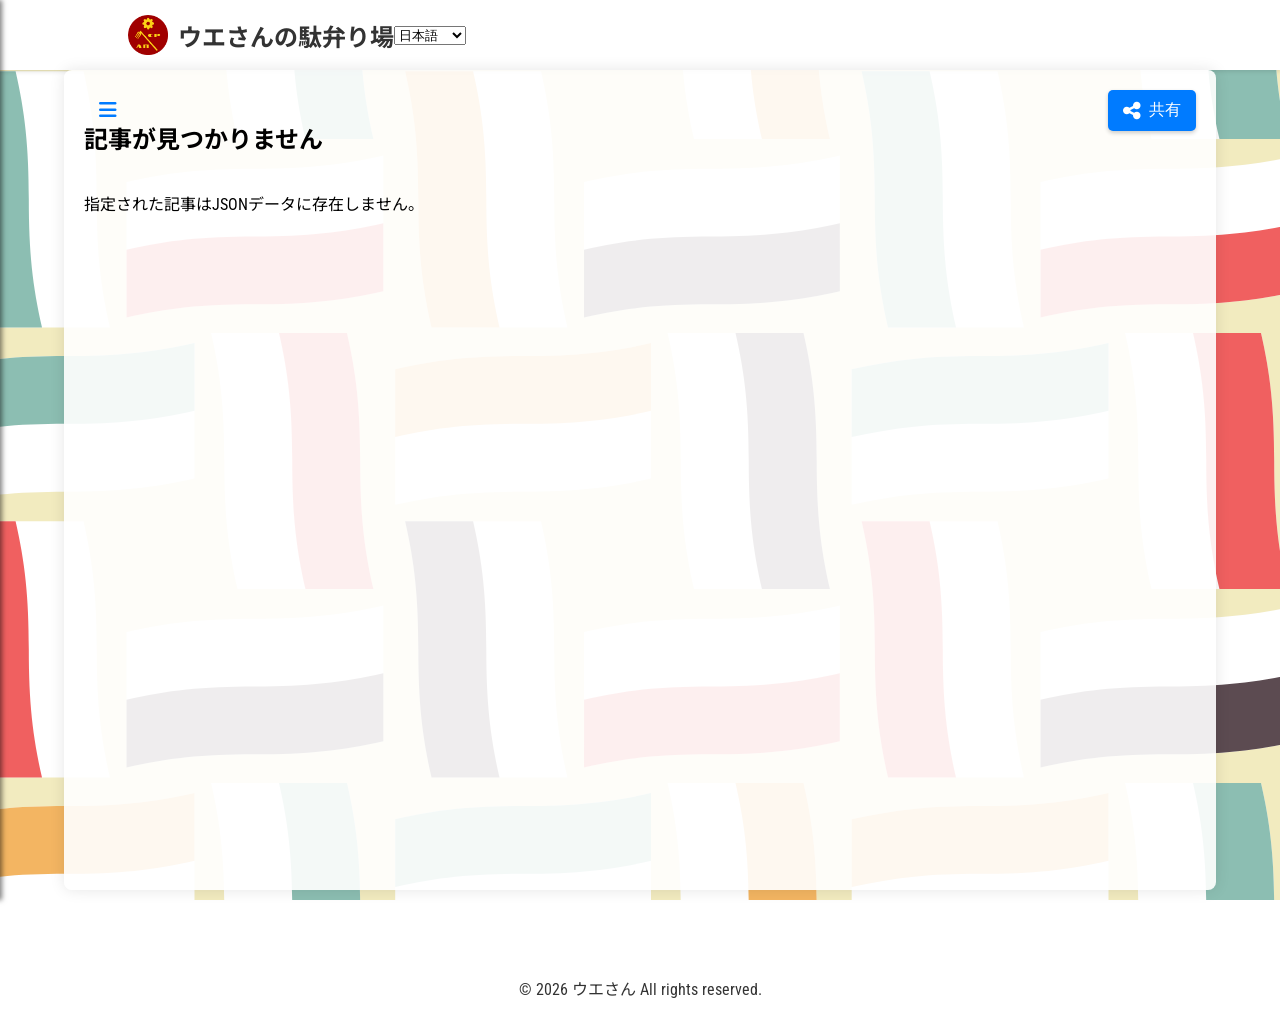
<file: blog/blog-post-viewer.html>
<!DOCTYPE html>
<html lang="ja">
<head>
    <meta charset="UTF-8" />
    <title>ブログ記事 - ウエさんの駄弁り場</title>
    <meta name="viewport" content="width=device-width, initial-scale=1">
    <meta http-equiv="X-UA-Compatible" content="IE=edge">
    <meta name="description" content="ウエさんのブログ記事。">
    <!-- OGP / Twitter Card -->
    <meta property="og:type" content="article">
    <meta property="og:title" content="ブログ記事 - ウエさんの駄弁り場">
    <meta property="og:description" content="ウエさんのブログ記事。">
    <meta property="og:image" content="https://we-san.com/icon8.png">
    <meta property="og:site_name" content="ウエさんの駄弁り場">
    <meta name="twitter:card" content="summary">
    <meta name="twitter:image" content="https://we-san.com/icon8.png">
    <link rel="preconnect" href="https://fonts.googleapis.com">
    <link rel="preconnect" href="https://fonts.gstatic.com" crossorigin>
    <link href="https://fonts.googleapis.com/css2?family=Kaisei+Decol&family=Noto+Sans+JP:wght@100..900&family=Roboto+Condensed:ital,wght@0,100..900;1,100..900&display=swap" rel="stylesheet">
    <link rel="stylesheet" href="../style.css">
    <link rel="stylesheet" href="https://cdnjs.cloudflare.com/ajax/libs/font-awesome/6.5.1/css/all.min.css" integrity="sha512-DTOQO9RWCH3ppGqcWaEA1BIZOC6xxalwEsw9c2QQeAIftl+Vegovlnee1c9QX4TctnWMn13TZye+giMm8e2LwA==" crossorigin="anonymous" referrerpolicy="no-referrer" />
    <link rel="icon" href="../favicon.ico">
</head>
<body>
    <header class="main-header">
        <div class="header-content-wrapper">
            <div class="header-left-area">
                <a href="../index.html" class="logo-link">
                    <img src="../icon8.png" alt="ロゴ" class="logo-image">
                    <span class="website-name lang-text" data-lang="ja">ウエさんの駄弁り場</span>
                    <span class="website-name lang-text" data-lang="en" style="display: none;">We-san's Chat Place</span>
                    <span class="website-name lang-text" data-lang="ru" style="display: none;">We-san's Chat Place</span>
                </a>
                <div class="language-switcher">
                    <select id="languageSelector">
                        <option value="ja" selected>日本語</option>
                        <option value="en">English</option>
                        <option value="ru">Русский</option>
                    </select>
                </div>
            </div>
            <button class="menu-button-mobile" id="menuButtonMobile"><i class="fas fa-bars"></i></button>
            <button class="close-button-mobile" id="closeButtonMobileInHeader"><i class="fas fa-times"></i></button>
        </div>
    </header>

    <nav class="side-nav side-nav-desktop" id="sideNavDesktop">
        <div class="side-nav-header">
            <button class="close-button" id="closeButtonDesktop"><i class="fas fa-times"></i></button>
        </div>
        <ul class="nav-list" data-lang="ja">
            <li><a href="../index.html">ホーム</a></li>
            <li><a href="../news.html">お知らせ</a></li>
            <li><a href="../blog.html">ブログ</a></li>
            <li><a href="../contact.html">お問い合わせ</a></li>
        </ul>
        <ul class="nav-list" data-lang="en" style="display: none;">
            <li><a href="../index.html">Home</a></li>
            <li><a href="../news.html">News</a></li>
            <li><a href="../blog.html">Blog</a></li>
            <li><a href="../contact.html">Contact</a></li>
        </ul>
        <ul class="nav-list" data-lang="ru" style="display: none;">
            <li><a href="../index.html">Главная</a></li>
            <li><a href="../news.html">Новости</a></li>
            <li><a href="../blog.html">Блог</a></li>
            <li><a href="../contact.html">Контакты</a></li>
        </ul>
    </nav>

    <nav class="side-nav side-nav-mobile" id="sideNavMobile">
        <div class="side-nav-header"></div>
        <ul class="nav-list" data-lang="ja">
            <li><a href="../index.html">ホーム</a></li>
            <li><a href="../news.html">お知らせ</a></li>
            <li><a href="../blog.html">ブログ</a></li>
            <li><a href="../contact.html">お問い合わせ</a></li>
        </ul>
        <ul class="nav-list" data-lang="en" style="display: none;">
            <li><a href="../index.html">Home</a></li>
            <li><a href="../news.html">News</a></li>
            <li><a href="../blog.html">Blog</a></li>
            <li><a href="../contact.html">Contact</a></li>
        </ul>
        <ul class="nav-list" data-lang="ru" style="display: none;">
            <li><a href="../index.html">Главная</a></li>
            <li><a href="../news.html">Новости</a></li>
            <li><a href="../blog.html">Блог</a></li>
            <li><a href="../contact.html">Контакты</a></li>
        </ul>
    </nav>

    <main class="main-content">
        <button class="menu-button-desktop" id="menuButtonDesktop"><i class="fas fa-bars"></i></button>
        <div class="share-button-container">
            <button class="share-button" id="shareButton">
                <i class="fas fa-share-alt"></i> <span class="share-button-text" data-lang="ja">共有</span>
                <span class="share-button-text" data-lang="en" style="display: none;">Share</span>
                <span class="share-button-text" data-lang="ru" style="display: none;">Поделиться</span>
            </button>
            <div class="share-options" id="shareOptions">
                <a href="#" class="share-option twitter" data-share-type="twitter"><i class="fab fa-twitter"></i> Twitter</a>
                <a href="#" class="share-option facebook" data-share-type="facebook"><i class="fab fa-facebook-f"></i> Facebook</a>
                <a href="#" class="share-option email" data-share-type="email"><i class="fas fa-envelope"></i> Email</a>
                <button class="share-option copy-link" id="copyLinkButton"><i class="fas fa-copy"></i>
                    <span class="copy-link-text" data-lang="ja">リンクをコピー</span>
                    <span class="copy-link-text" data-lang="en" style="display: none;">Copy Link</span>
                    <span class="copy-link-text" data-lang="ru" style="display: none;">Скопировать ссылку</span>
                </button>
            </div>
        </div>

        <section class="blog-post-section">
            <h1 id="blogPostTitle" class="lang-text"></h1>
            <p class="blog-post-meta">
                <span id="blogPostDate" class="lang-text"></span>
                <span id="blogPostTags" class="blog-item-tags"></span>
            </p>
            <div id="blogPostContent" class="blog-post-content lang-text">
                <p data-lang="ja">コンテンツを読み込み中...</p>
                <p data-lang="en" style="display: none;">Loading content...</p>
                <p data-lang="ru" style="display: none;">Загрузка содержимого...</p>
            </div>
        </section>
    </main>

    <footer class="site-footer">
        <div class="footer-container">
            <p class="lang-text" data-lang="ja">© 2026 ウエさん All rights reserved.</p>
            <p class="lang-text" data-lang="en" style="display: none;">© 2026 We-san All rights reserved.</p>
            <p class="lang-text" data-lang="ru" style="display: none;">© 2026 We-san Все права защищены.</p>
        </div>    
    </footer>

    <script src="../script.js"></script>
    <script>
    document.addEventListener('DOMContentLoaded', function() {
        const languageSelector = document.getElementById('languageSelector');
        const blogPostTitle = document.getElementById('blogPostTitle');
        const blogPostDate = document.getElementById('blogPostDate');
        const blogPostTags = document.getElementById('blogPostTags');
        const blogPostContent = document.getElementById('blogPostContent');

        async function loadBlogPost(lang) {
            const params = new URLSearchParams(window.location.search);
            const blogId = params.get('id');

            try {
                const response = await fetch('../blog-posts.json');
                if (!response.ok) {
                    throw new Error(`HTTP error! status: ${response.status}`);
                }
                const blogPosts = await response.json();
                const post = blogPosts.find(p => p.id === blogId);

                if (post) {
                    // ページのタイトルを更新
                    const pageTitleElement = document.querySelector('title');
                    if (pageTitleElement) {
                        pageTitleElement.textContent = `${post.title[lang] || post.title.en} - ウエさんの駄弁り場`;
                    }
                    blogPostTitle.textContent = post.title[lang] || post.title.en;

                    // OGP / Twitter のタイトルを記事に合わせて更新
                    const ogTitle = `${post.title[lang] || post.title.en} - ウエさんの駄弁り場`;
                    const setMeta = (selector, value) => {
                        const el = document.querySelector(selector);
                        if (el) el.setAttribute('content', value);
                    };
                    setMeta('meta[property="og:title"]', ogTitle);
                    setMeta('meta[name="twitter:title"]', ogTitle);
                    setMeta('meta[property="og:url"]', window.location.href);

                    const dateLocale = lang === 'en' ? 'en-US' : (lang === 'ru' ? 'ru-RU' : 'ja-JP');
                    blogPostDate.textContent = new Date(post.date).toLocaleDateString(dateLocale, { year: 'numeric', month: 'long', day: 'numeric' });
                    blogPostTags.innerHTML = post.tags.map(tag => `<span class="tag-label">${tag}</span>`).join(' ');

                    const contentResponse = await fetch(post.content_url);
                    if (!contentResponse.ok) {
                        throw new Error(`Content HTTP error! status: ${contentResponse.status}`);
                    }
                    const content = await contentResponse.text();
                    // コンテンツは自己管理の静的HTMLのため innerHTML を使用
                    blogPostContent.innerHTML = content;

                    const contentLangElements = document.querySelectorAll('#blogPostContent [data-lang]');
                    contentLangElements.forEach(element => {
                        element.style.display = (element.dataset.lang === lang) ? 'block' : 'none';
                    });

                } else {
                    blogPostTitle.textContent = "記事が見つかりません";
                    document.title = "記事が見つかりません - ウエさんの駄弁り場";
                    blogPostDate.textContent = "";
                    blogPostTags.innerHTML = "";
                    blogPostContent.innerHTML = `<p data-lang="ja">指定された記事はJSONデータに存在しません。</p>
                                                 <p data-lang="en" style="display: none;">The specified article does not exist in JSON data.</p>
                                                 <p data-lang="ru" style="display: none;">Указанная статья отсутствует в данных JSON.</p>`;
                }
            } catch (error) {
                console.error('ブログ記事の読み込みエラー:', error);
                blogPostTitle.textContent = "エラー";
                document.title = "エラー - ウエさんの駄弁り場";
                blogPostDate.textContent = "";
                blogPostTags.innerHTML = "";
                blogPostContent.innerHTML = `<p data-lang="ja" style="color: red;">記事の読み込み中にエラーが発生しました。</p>
                                             <p data-lang="en" style="display: none; color: red;">An error occurred while loading the article.</p>
                                             <p data-lang="ru" style="display: none; color: red;">Произошла ошибка при загрузке статьи.</p>`;
            }
        }

        languageSelector.addEventListener('change', function() {
            loadBlogPost(this.value);
        });

        loadBlogPost(languageSelector.value);
    });
</script>
</body>
</html>
</file>
<file: style.css>
@charset "UTF-8";

.kaisei-decol-regular {
  font-family: "Kaisei Decol", serif;
  font-weight: 400;
  font-style: normal;
}

.roboto-condensed-regular {
  font-family: "Roboto Condensed", sans-serif;
  font-optical-sizing: auto;
  font-weight: 400;
  font-style: normal;
}

.noto-sans-jp-regular {
  font-family: "Noto Sans JP", sans-serif;
  font-optical-sizing: auto;
  font-weight: 400;
  font-style: normal;
}
body {
    margin: 0;
    font-family: 'Roboto Condensed', 'Noto Sans JP', 'Kaisei Decol', sans-serif;
    overflow-x: hidden;
    background-image: url('background.svg');
    background-size: auto;
    background-attachment: fixed;
}

.main-header {
    width: 100%;
    background-color: white;
    padding: 15px 0;
    box-shadow: 0 2px 4px rgba(0, 0, 0, 0.1);
    z-index: 10;
}

.header-left-area {
    display: flex;
    align-items: center;
}

.header-content-wrapper {
    display: flex; 
    justify-content: space-between; 
    align-items: center; 
    width: 90%; 
    margin: 0 auto; 
    padding: 0 5%; 
    box-sizing: border-box; 
}

.logo-link {
    display: flex;
    align-items: center;
    text-decoration: none;
    color: inherit;
}

.logo-image {
    height: 40px;
    width: auto;
    margin-right: 10px;
}

.website-name {
    font-size: 24px;
    font-weight: bold;
    color: #333;
    white-space: nowrap;
}

.menu-button-desktop,
.menu-button-mobile {
    background-color: transparent;
    color: #007bff;
    border: none;
    padding: 10px 15px;
    font-size: 20px; 
    cursor: pointer;
    border-radius: 5px;
    z-index: 1001;
    display: flex; 
    align-items: center;
    justify-content: center;
}


.menu-button-desktop {
    position: absolute;
    top: 20px;
    left:20px;
    z-index: 6;
}

.menu-button-mobile {
    display: none; 
    margin-right: 5%;
}

.close-button-mobile {
    display: none; 
    background-color: transparent; 
    color: #f00; 
    border: none; 
    padding: 10px 15px;
    font-size: 20px;
    cursor: pointer;
    border-radius: 5px;
    margin-right: 5%;
    z-index: 1002;
    align-items: center;
    justify-content: center;
}

.side-nav {
    position: fixed;
    z-index: 1000;
    background-color: #111;
    overflow-x: hidden;
    box-shadow: 2px 0 5px rgba(0,0,0,0.5);
    box-sizing: border-box; 
}

.side-nav-desktop {
    height: 100%;
    width: 250px;
    top: 0;
    left: -250px;
    transition: left 0.5s ease-out;
    padding-top: 60px;
}

.side-nav-desktop.open {
    left: 0;
    overflow-y: auto;
}

.side-nav-mobile {
    width: 100%;
    height: 0; 
    top: var(--header-height);
    left: 0;
    transition: height 0.5s ease-out; 
    box-shadow: 0 5px 10px rgba(0,0,0,0.3);
    z-index: 999; 
    display: none; 
}

.side-nav-mobile.open {
    height: calc(100vh - var(--header-height)); 
    overflow-y: auto;
    display: block; 
}

.side-nav-header {
    position: sticky;
    top: 0;
    width: 100%;
    background-color: #111;
    padding: 15px 25px;
    text-align: right;
    box-sizing: border-box;
    z-index: 1001;
}

.close-button {
    font-size: 36px;
    color: #ccc;
    text-decoration: none;
    border: none;
    background: none;
    cursor: pointer;
    margin-left: 0; 
}

.close-button:hover,
.close-button:focus {
    color: #ccc;
}

.nav-list {
    list-style: none;
    padding: 0;
    margin: 0;
    padding-top: 20px;
    padding-bottom: 20px;
}

.nav-list li a {
    padding: 8px 8px 8px 32px;
    text-decoration: none;
    font-size: 25px;
    color: #818181;
    display: block;
    white-space: nowrap;
    opacity: 0;
    transform: translateX(-20px);
    transition: opacity 0.3s ease-out, transform 0.3s ease-out;
}

.side-nav-desktop.open .nav-list li a,
.side-nav-mobile.open .nav-list li a {
    opacity: 1;
    transform: translateX(0); 
    transition-delay: 0.2s; 
}

.nav-list li a:hover {
    color: #f1f1f1;
    background-color: #555;
}

.main-content {
    transition: margin-left 0.5s;
    padding: 20px;
    position: relative;
    min-height: calc(100vh - 120px);
    background-color: rgba(255, 255, 255, 0.9);
    margin: 0 5%;
    box-shadow: 0 0 15px rgba(0, 0, 0, 0.1);
    border-radius: 8px; 
    z-index: 5; 
    margin-top: 0;
    padding-top: 20px;
}

@media screen and (min-width: 769px) {
    .main-content.shifted {
        margin-left: calc(250px + 5%);
    }
}
.page-content,
.intro-section {
    line-height: 1.6;
    max-width: 100%;
    margin-left: auto;
    margin-right: auto;
    padding: 20px;
    background-color: transparent;
    border-radius: 0;
    box-shadow: none;
}

footer {
    background-color: rgba(51, 51, 51, 0);
    color: #333;
    text-align: center; 
    padding: 20px 0;
    margin-top: 50px;
    width: 100%;
    z-index: 10;
}

.share-button-container {
    position: absolute;
    top: 20px;
    right: 20px;
    z-index: 7; 
}

.share-button {
    background-color: #007bff; 
    color: white;
    border: none;
    padding: 10px 15px;
    font-size: 16px; 
    cursor: pointer;
    border-radius: 5px;
    display: flex;
    align-items: center;
    justify-content: center;
    box-shadow: 0 2px 4px rgba(0, 0, 0, 0.2);
    transition: background-color 0.3s ease;
}

.share-button i {
    margin-right: 8px;
    font-size: 20px;
}

.share-button:hover {
    background-color: #0056b3; 
}

.share-options {
    display: none; 
    position: absolute;
    top: 50px;
    right: 0;
    background-color: white;
    border: 1px solid #ddd;
    border-radius: 5px;
    box-shadow: 0 4px 8px rgba(0, 0, 0, 0.2);
    padding: 10px 0;
    min-width: 180px;
    z-index: 10;
}

.share-option {
    display: flex;
    align-items: center;
    padding: 10px 15px;
    text-decoration: none;
    color: #333;
    font-size: 16px;
    transition: background-color 0.2s ease;
    cursor: pointer;
    border: none;
    background: none; 
    width: 100%;
    text-align: left;
}

.share-option:hover {
    background-color: #f0f0f0;
}

.share-option i {
    margin-right: 10px;
    width: 20px; 
    text-align: center;
}

.share-option.copy-link span {
    margin-left: 5px; 
}

.share-option.twitter i { color: #1DA1F2; }
.share-option.facebook i { color: #3b5998; }
.share-option.email i { color: #D44638; } 
.share-option.copy-link i { color: #6c757d; }

@media screen and (max-width: 768px) {
    .share-button-container {
        top: 80px;
        right: 20px;
    }
}
@media screen and (max-width: 768px) {
    .main-header {
        position: fixed;
        top: 0;
        left: 0;
    }
    .menu-button-desktop,
    .side-nav-desktop {
        display: none;
    }

    .menu-button-mobile {
        display: flex;
    }

    .side-nav-mobile {
        display: block; 
    }
    
    .header-content-wrapper {
        width: 100%;
        padding: 0 5%;
    }

    .header-left-area {
        margin-left: 0;
    }

    .main-content.shifted {
        margin-left: 5%; 
    }
}

.news-section {
    padding: 20px;
}

.twitter-feed {
    margin-bottom: 40px;
    border: 1px solid #eee;
    border-radius: 8px;
    overflow: hidden;
    background-color: #f9f9f9;
}

.youtube-videos {
    display: grid;
    grid-template-columns: repeat(auto-fit, minmax(280px, 1fr));
    gap: 20px;
    margin-top: 20px;
}

.youtube-video-item {
    background-color: #fff;
    border: 1px solid #ddd;
    border-radius: 8px;
    overflow: hidden;
    box-shadow: 0 2px 5px rgba(0,0,0,0.1);
    transition: transform 0.2s ease-in-out;
}

.youtube-video-item:hover {
    transform: translateY(-5px);
}

.youtube-video-item a {
    text-decoration: none;
    color: #333;
    display: block;
}

.youtube-video-item img {
    width: 100%;
    height: auto;
    display: block;
}

.youtube-video-item p {
    padding: 10px;
    margin: 0;
    font-size: 1em;
    font-weight: bold;
    text-align: center;
}

@media screen and (max-width: 600px) {
    .youtube-videos {
        grid-template-columns: 1fr;
    }
}

.contact-section {
    padding: 20px;
    max-width: 800px;
    margin: 50px auto; 
    background-color: #fff;
    border-radius: 8px;
    box-shadow: 0 4px 8px rgba(0,0,0,0.1);
}

.contact-section h2 {
    text-align: center;
    margin-bottom: 30px;
    color: #333;
}

.contact-section p {
    text-align: center;
    margin-bottom: 20px;
    color: #666;
}

.form-group {
    margin-bottom: 20px;
}

.form-group label {
    display: block;
    margin-bottom: 8px;
    font-weight: bold;
    color: #555;
}

.form-group input[type="text"],
.form-group input[type="email"],
.form-group textarea {
    width: calc(100% - 20px);
    padding: 10px;
    border: 1px solid #ccc;
    border-radius: 4px;
    font-size: 1em;
    font-family: 'Noto Sans JP', sans-serif;
}

.form-group textarea {
    resize: vertical;
    min-height: 100px;
}

.submit-button {
    display: block;
    width: 100%;
    padding: 12px 20px;
    background-color: #007bff;
    color: white;
    border: none;
    border-radius: 5px;
    font-size: 1.1em;
    cursor: pointer;
    transition: background-color 0.3s ease;
    margin-top: 30px;
}

.submit-button:hover {
    background-color: #0056b3;
}

.form-status {
    margin-top: 20px;
    text-align: center;
    font-weight: bold;
}

@media screen and (max-width: 600px) {
    .contact-section {
        margin: 20px 10px;
        padding: 15px;
    }
}
.twitter-feeds-wrapper {
    display: flex;
    flex-wrap: wrap; 
    gap: 20px;
    justify-content: center; 
    margin-bottom: 40px;
}

.twitter-feed {
    flex: 1 1 calc(50% - 10px);
    box-sizing: border-box; 
    min-width: 300px;
    max-width: 500px;
    border: 1px solid #eee;
    border-radius: 8px;
    overflow: hidden; 
    background-color: #f9f9f9;
}

.twitter-feed iframe {
    width: 100% !important; 
}

@media screen and (max-width: 768px) {
    .twitter-feeds-wrapper {
        flex-direction: column; 
        align-items: center; 
    }
    .twitter-feed {
        width: 100%; 
        max-width: 500px;
        min-width: unset;
    }
    body {
        padding-top: var(--header-height);
    }
}

.blog-section {
    padding: 20px;
    max-width: 800px;
    margin: 0 auto;
}

.blog-filters {
    margin-bottom: 30px;
    padding: 15px;
    background-color: #f8f8f8;
    border-radius: 8px;
    box-shadow: 0 2px 4px rgba(0,0,0,0.05);
}

.blog-filters h3 {
    margin-top: 0;
    margin-bottom: 15px;
    color: #333;
}

.tag-buttons {
    display: flex;
    flex-wrap: wrap;
    gap: 10px;
}

.tag-button {
    background-color: #e0e0e0;
    color: #333;
    border: 1px solid #ccc;
    padding: 8px 15px;
    border-radius: 20px;
    cursor: pointer;
    font-size: 0.9em;
    transition: background-color 0.3s ease, border-color 0.3s ease;
}

.tag-button:hover {
    background-color: #d0d0d0;
    border-color: #bbb;
}

.tag-button.active {
    background-color: #007bff;
    color: white;
    border-color: #007bff;
}

.blog-list {
    list-style: none;
    padding: 0;
}

.blog-list li {
    border-bottom: 1px solid #eee;
    padding: 15px 0;
    display: flex;
    flex-wrap: wrap; 
    justify-content: space-between;
    align-items: center;
}

.blog-list li:last-child {
    border-bottom: none;
}

.blog-list li a {
    text-decoration: none;
    color: #333;
    font-weight: bold;
    flex-basis: 70%;
    margin-right: 10px;
}

.blog-list li a:hover {
    text-decoration: underline;
}

.blog-list li .date {
    color: #777;
    font-size: 0.9em;
    flex-basis: auto; 
    white-space: nowrap;
}

.blog-item-tags {
    margin-top: 5px; 
    width: 100%; 
    display: flex;
    flex-wrap: wrap;
    gap: 5px;
}

.blog-tag {
    background-color: #e9ecef;
    color: #495057;
    padding: 4px 8px;
    border-radius: 12px;
    font-size: 0.8em;
    white-space: nowrap;
}

@media screen and (max-width: 600px) {
    .blog-list li {
        flex-direction: column; 
        align-items: flex-start; 
    }
    .blog-list li a,
    .blog-list li .date {
        flex-basis: 100%; 
        margin-right: 0;
    }
    .blog-list li .date {
        margin-top: 5px; 
    }
    .blog-item-tags {
        margin-top: 10px;
    }
    .blog-filters {
        padding: 10px;
    }
    .tag-button {
        padding: 6px 12px;
    }
}

@media (min-width: 769px) { 
    #blogPostTitle {
        margin-top: 30px; 
    }
}

.discord-widget-container iframe {
    width: 100%;
    max-width: 350px;
    height: 500px;
}
</file>
